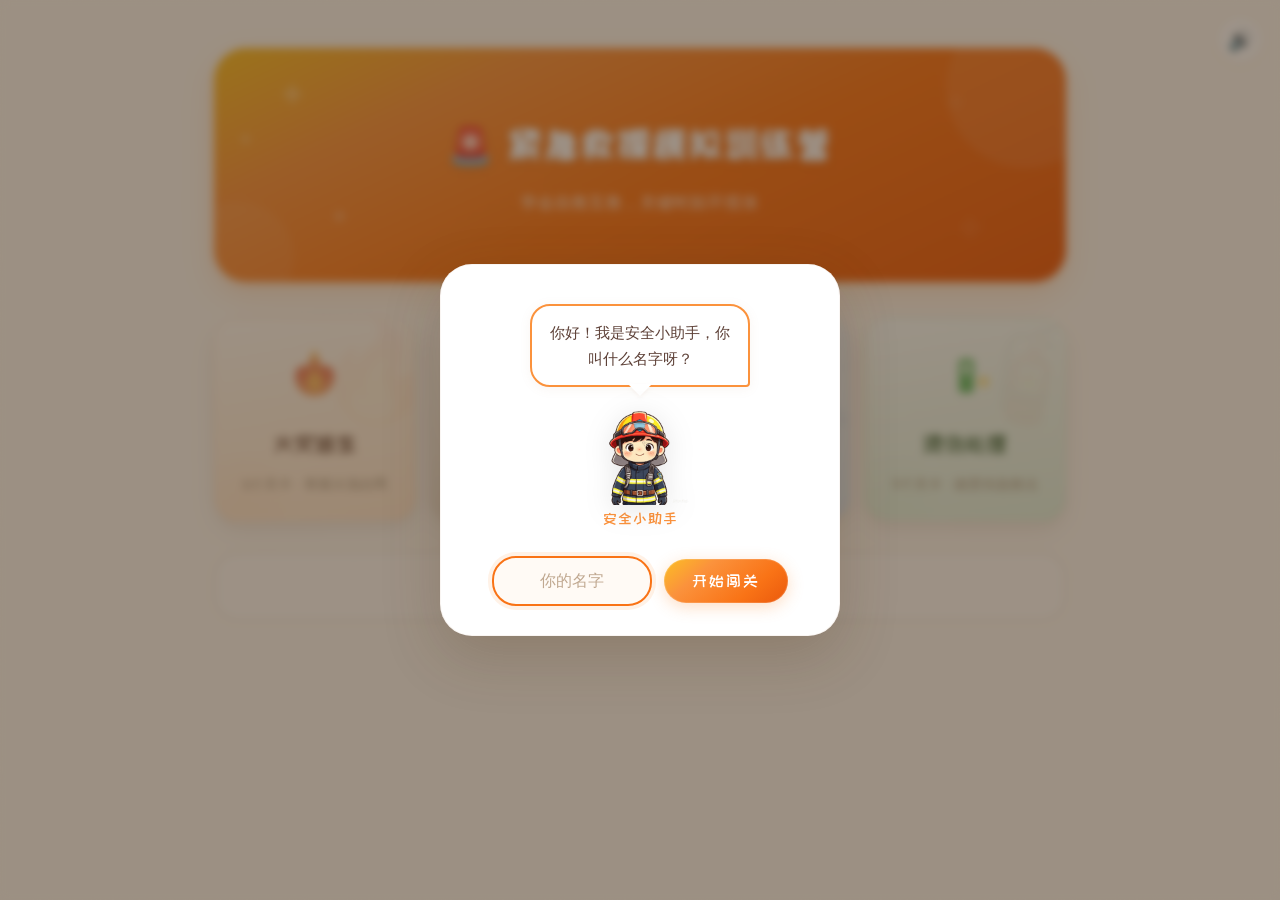
<file: index.html>
<!DOCTYPE html>
<html lang="zh-CN">
<head>
  <meta charset="UTF-8">
  <meta name="viewport" content="width=device-width, initial-scale=1.0">
  <title>紧急救援模拟训练营</title>
  <link rel="stylesheet" href="css/style.css?v=21">
</head>
<body>
  <div class="name-modal-overlay" id="confirmModal" style="display:none">
    <div class="name-modal-card">
      <div class="modal-assistant">
        <div class="modal-assistant-speech" id="confirmMsg">确定要这样做吗？</div>
        <div class="assistant-body">
          <img class="assistant-img" src="安全小助手卡通形象生成 -摇头.png" alt="安全小助手" style="width:100px;height:100px;">
        </div>
        <div class="assistant-name">安全小助手</div>
      </div>
      <div class="name-modal-row">
        <button class="btn btn-secondary" id="confirmCancelBtn">再想想</button>
        <button class="btn btn-primary" id="confirmOkBtn">确定重来</button>
      </div>
    </div>
  </div>

  <div class="name-modal-overlay" id="nameModal">
    <div class="name-modal-card">
      <div class="modal-assistant">
        <div class="modal-assistant-speech">你好！我是安全小助手，你叫什么名字呀？</div>
        <div class="assistant-body">
        <img class="assistant-img" src="安全小助手卡通形象生成 -微笑.png" alt="安全小助手" style="width:100px;height:100px;">
        </div>
        <div class="assistant-name">安全小助手</div>
      </div>
      <div class="name-modal-row">
        <input type="text" id="nameInput" placeholder="你的名字" maxlength="10" autocomplete="off">
        <button class="btn btn-primary" id="nameConfirmBtn">开始闯关</button>
      </div>
    </div>
  </div>

  <div class="home-container">
    <header class="home-header">
      <div class="header-stars">
        <span>✦</span><span>✧</span><span>✦</span><span>✧</span><span>✦</span>
      </div>
      <h1>🚨 紧急救援模拟训练营</h1>
      <p class="subtitle">学会自救互救，关键时刻不慌张</p>
    </header>

    <div class="progress-summary" id="progressSummary">
      <span class="progress-text">🎮 已通关 <strong id="completedCount">0</strong>/4</span>
      <span class="progress-stars" id="totalStars"></span>
    </div>

    <div class="scene-grid" id="sceneGrid">
      <!-- JS动态渲染 -->
    </div>

    <div class="coming-soon">🎉 全部场景已解锁！快来挑战吧～</div>
  </div>

  <script src="js/sound.js?v=21"></script>
  <script src="js/scenarios.js?v=21"></script>
  <script src="js/assistant.js?v=21"></script>
  <script src="js/app.js?v=21"></script>
</body>
</html>
</file>
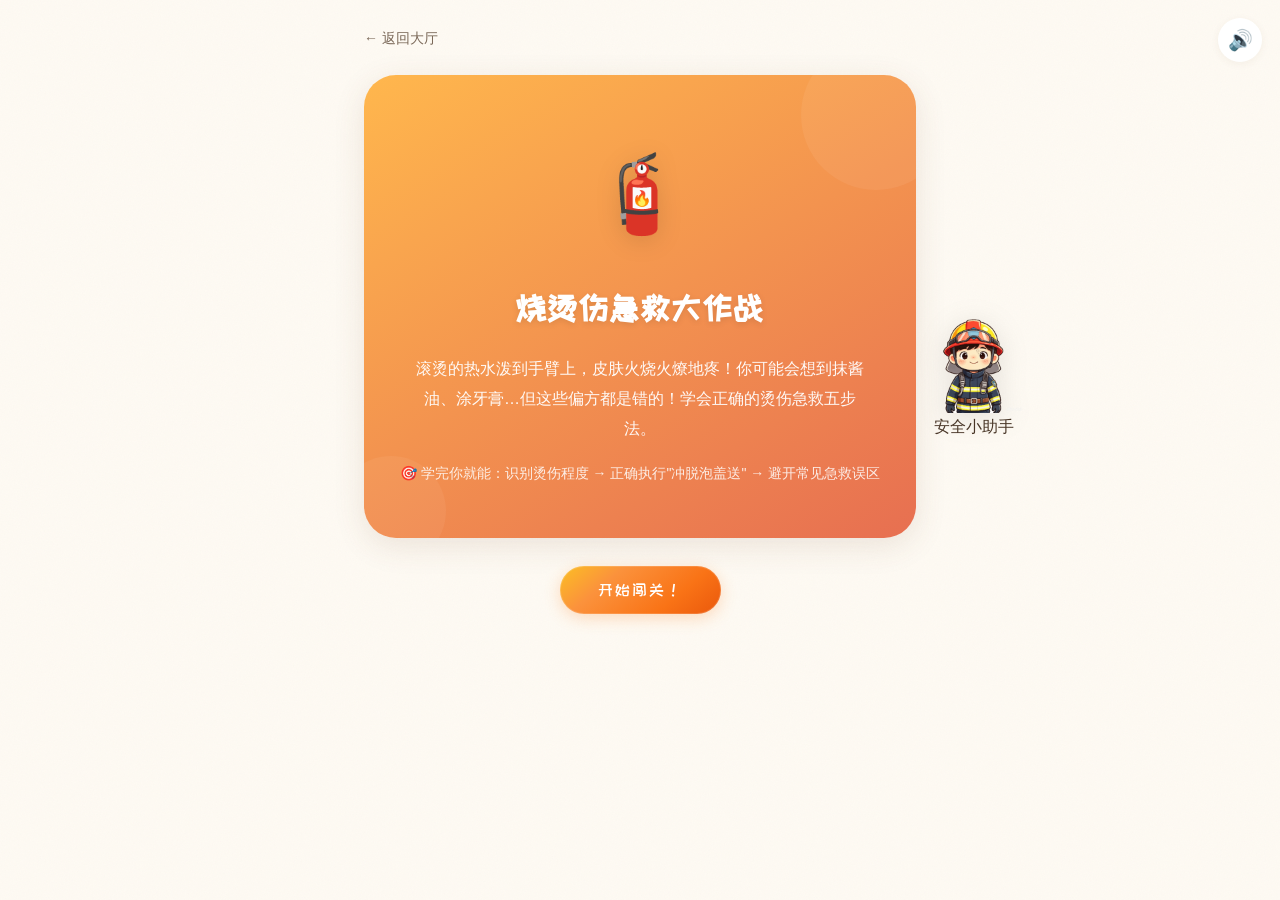
<file: scenes/burn.html>
<!DOCTYPE html>
<html lang="zh-CN">
<head>
  <meta charset="UTF-8">
  <meta name="viewport" content="width=device-width, initial-scale=1.0">
  <title>烫伤处理 - 紧急救援模拟训练营</title>
  <link rel="stylesheet" href="../css/style.css?v=21">
  <style>
    .steam-particle{
      position:absolute;bottom:60px;width:8px;background:rgba(255,255,255,.5);border-radius:4px;
      animation:steamUp 2s ease-out infinite;
    }
    @keyframes steamUp{0%{transform:translateY(0)scaleY(1);opacity:.7}100%{transform:translateY(-100px)scaleY(4);opacity:0}}
    .heat-wave{
      position:absolute;border-radius:50%;
      background:radial-gradient(circle,rgba(255,100,0,.3),transparent);
      animation:heatPulse 1s ease-in-out infinite alternate;
    }
    @keyframes heatPulse{0%{transform:scale(1);opacity:.3}100%{transform:scale(1.3);opacity:.6}}
    .droplet{
      position:absolute;width:6px;height:10px;background:rgba(100,180,255,.7);
      border-radius:50% 50% 50% 50%/30% 30% 70% 70%;animation:dropFall 1s ease-in infinite;
    }
    @keyframes dropFall{0%{transform:translateY(-30px);opacity:0}50%{opacity:1}100%{transform:translateY(60px);opacity:0}}
  </style>
</head>
<body>
  <div class="scene-layout" id="sceneLayout">
    <div class="scene-main">
      <div class="scene-container" id="app">
        <div id="cover">
          <a href="../index.html" class="back-link">← 返回大厅</a>
      <div class="scene-cover" style="background:linear-gradient(150deg,#ffb74d,#e76f51)">
        <span class="cover-icon">🧯</span>
        <h2>烧烫伤急救大作战</h2>
        <p class="cover-desc">滚烫的热水泼到手臂上，皮肤火烧火燎地疼！你可能会想到抹酱油、涂牙膏…但这些偏方都是错的！学会正确的烫伤急救五步法。</p>
        <p class="cover-goal">🎯 学完你就能：识别烫伤程度 → 正确执行"冲脱泡盖送" → 避开常见急救误区</p>
      </div>
      <button class="btn btn-primary btn-center" onclick="window._startGame()">开始闯关！</button>
    </div>
    <div id="game" class="hidden">
      <div class="progress-bar" id="progress"></div>
      <div class="level-area active" id="levelContent"></div>
      <button class="btn btn-primary btn-center" id="nextBtn" onclick="window._nextLevel()" style="visibility:hidden">继续下一关 →</button>
    </div>
    <div id="result" class="hidden"></div>
  </div>

  <script src="../js/sound.js?v=21"></script>
  <script src="../js/scenarios.js?v=21"></script>
  <script src="../js/engine.js?v=21"></script>
  <script src="../js/ai-helper.js?v=21"></script>
  <script src="../js/app.js?v=21"></script>
  <script src="../js/assistant.js?v=21"></script>
  <script src="../js/scene-runner.js?v=21"></script>
  <script>
    initScene('burn', function(sceneId, levelIndex) {
      let html = '<div class="heat-wave" style="top:30%;left:40%;width:80px;height:80px"></div>';
      if (levelIndex === 0 || levelIndex === 1) {
        for (let i = 0; i < 6; i++) {
          html += `<div class="steam-particle" style="left:${35+i*6}%;animation-delay:${i*0.3}s;height:${20+i*5}px"></div>`;
        }
      } else {
        for (let i = 0; i < 8; i++) {
          html += `<div class="droplet" style="left:${25+i*8}%;animation-delay:${i*0.2}s"></div>`;
        }
      }
      return html;
    });
  </script>
    </div>
  </div>
</body>
</html>
</file>
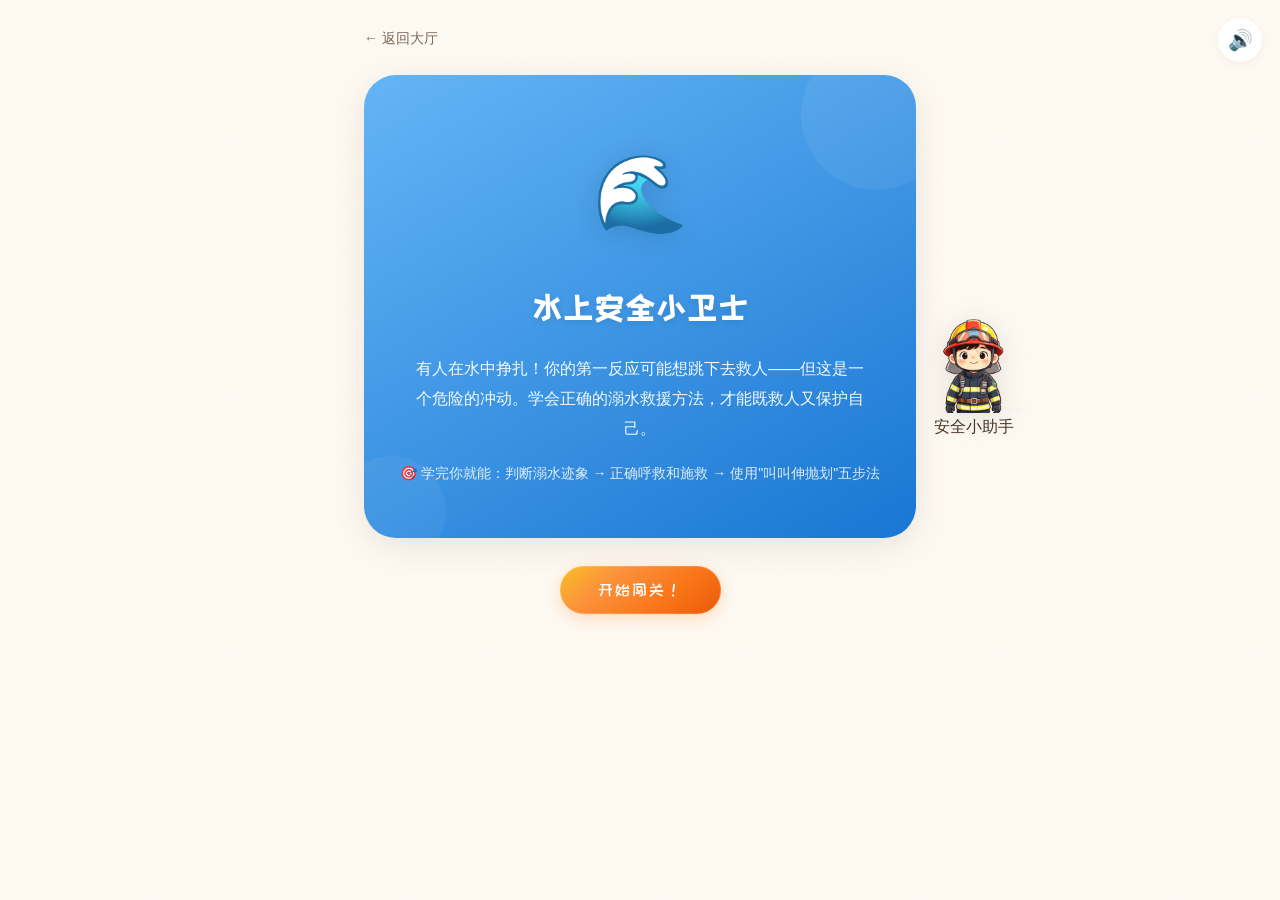
<file: scenes/drowning.html>
<!DOCTYPE html>
<html lang="zh-CN">
<head>
  <meta charset="UTF-8">
  <meta name="viewport" content="width=device-width, initial-scale=1.0">
  <title>溺水救援 - 紧急救援模拟训练营</title>
  <link rel="stylesheet" href="../css/style.css?v=21">
  <style>
    .wave-layer{
      position:absolute;left:0;right:0;bottom:0;height:60%;
      background:repeating-linear-gradient(0deg,transparent,transparent 25px,rgba(255,255,255,.08) 25px,rgba(255,255,255,.08) 26px);
      animation:waveMove 2s ease-in-out infinite;
    }
    @keyframes waveMove{0%,100%{transform:translateY(0)}50%{transform:translateY(-12px)}}
    .floating-person{animation:bobFloat 1.5s ease-in-out infinite;display:inline-block}
    @keyframes bobFloat{0%,100%{transform:translateY(0)}50%{transform:translateY(-18px)}}
    .splash{position:absolute;width:6px;height:6px;background:rgba(255,255,255,.7);border-radius:50%;animation:splashUp .8s ease-out infinite}
    @keyframes splashUp{0%{transform:translateY(0)scale(1);opacity:.8}100%{transform:translateY(-40px)scale(0);opacity:0}}
    .ripple{position:absolute;border:2px solid rgba(255,255,255,.3);border-radius:50%;animation:rippleOut 1.5s ease-out infinite}
    @keyframes rippleOut{0%{width:10px;height:10px;opacity:.6}100%{width:100px;height:100px;opacity:0}}
  </style>
</head>
<body>
  <div class="scene-layout" id="sceneLayout">
    <div class="scene-main">
      <div class="scene-container" id="app">
        <div id="cover">
          <a href="../index.html" class="back-link">← 返回大厅</a>
      <div class="scene-cover" style="background:linear-gradient(150deg,#64b5f6,#1976d2)">
        <span class="cover-icon">🌊</span>
        <h2>水上安全小卫士</h2>
        <p class="cover-desc">有人在水中挣扎！你的第一反应可能想跳下去救人——但这是一个危险的冲动。学会正确的溺水救援方法，才能既救人又保护自己。</p>
        <p class="cover-goal">🎯 学完你就能：判断溺水迹象 → 正确呼救和施救 → 使用"叫叫伸抛划"五步法</p>
      </div>
      <button class="btn btn-primary btn-center" onclick="window._startGame()">开始闯关！</button>
    </div>
    <div id="game" class="hidden">
      <div class="progress-bar" id="progress"></div>
      <div class="level-area active" id="levelContent"></div>
      <button class="btn btn-primary btn-center" id="nextBtn" onclick="window._nextLevel()" style="visibility:hidden">继续下一关 →</button>
    </div>
    <div id="result" class="hidden"></div>
  </div>

  <script src="../js/sound.js?v=21"></script>
  <script src="../js/scenarios.js?v=21"></script>
  <script src="../js/engine.js?v=21"></script>
  <script src="../js/ai-helper.js?v=21"></script>
  <script src="../js/app.js?v=21"></script>
  <script src="../js/assistant.js?v=21"></script>
  <script src="../js/scene-runner.js?v=21"></script>
  <script>
    initScene('drowning', function(sceneId, levelIndex) {
      return `
        <div class="wave-layer"></div>
        <div class="ripple" style="top:40%;left:30%"></div>
        <div class="ripple" style="top:45%;left:35%;animation-delay:.5s"></div>
        <div class="splash" style="top:42%;left:33%"></div>
        <div class="splash" style="top:44%;left:36%;animation-delay:.3s"></div>
        <div class="splash" style="top:40%;left:30%;animation-delay:.6s"></div>`;
    });
  </script>
    </div>
  </div>
</body>
</html>
</file>
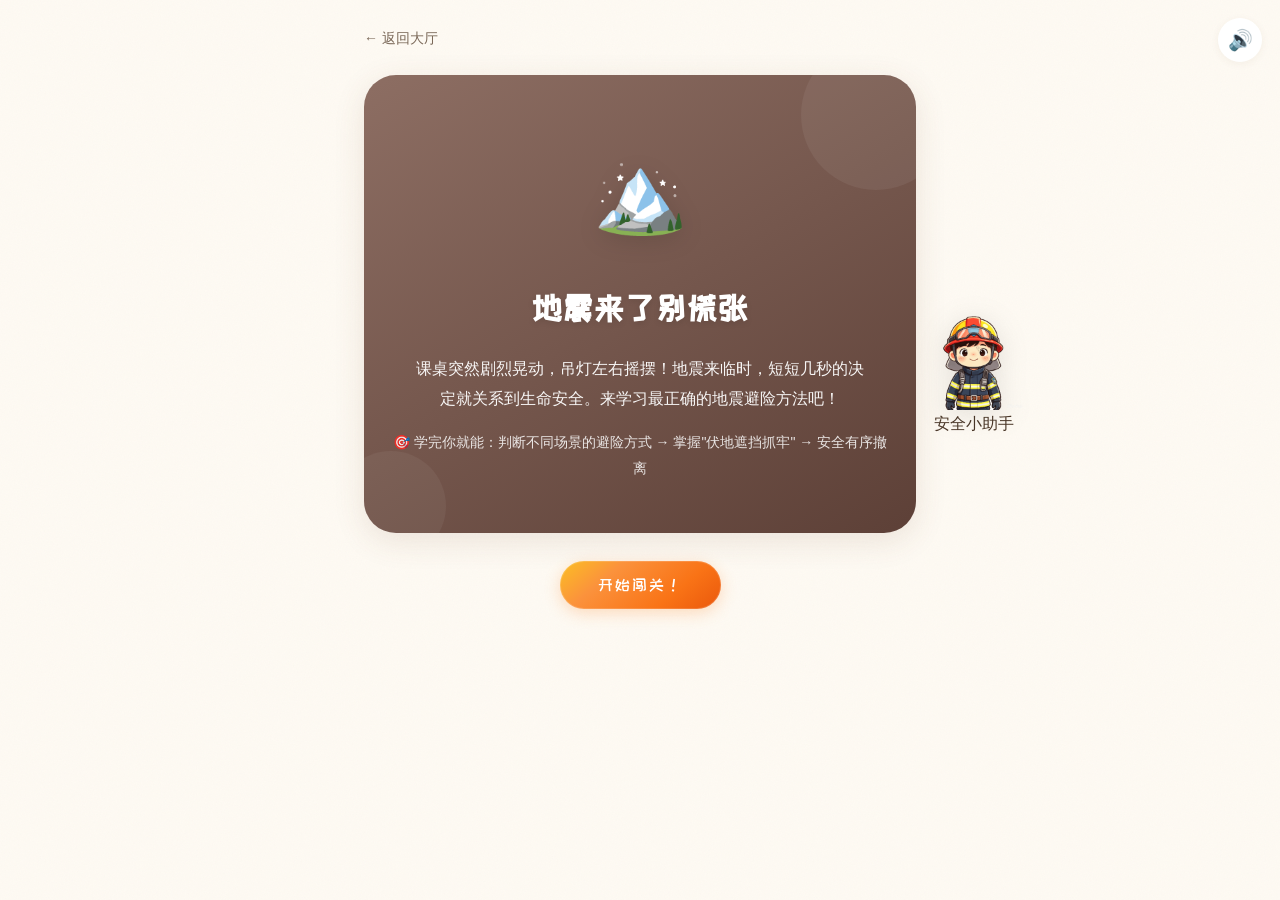
<file: scenes/earthquake.html>
<!DOCTYPE html>
<html lang="zh-CN">
<head>
  <meta charset="UTF-8">
  <meta name="viewport" content="width=device-width, initial-scale=1.0">
  <title>地震避险 - 紧急救援模拟训练营</title>
  <link rel="stylesheet" href="../css/style.css?v=21">
  <style>
    .shake-scene { animation: sceneShake 0.6s ease-in-out infinite; }
    @keyframes sceneShake {
      0%,100%{transform:translateX(0)rotate(0deg)}
      10%{transform:translateX(-8px)rotate(-1.5deg)}
      20%{transform:translateX(8px)rotate(1deg)}
      30%{transform:translateX(-6px)rotate(-1deg)}
      40%{transform:translateX(6px)rotate(.8deg)}
      50%{transform:translateX(-4px)rotate(-.5deg)}
      60%{transform:translateX(4px)rotate(.5deg)}
      70%{transform:translateX(-2px)rotate(-.3deg)}
      80%{transform:translateX(2px)}
      90%{transform:translateX(-1px)}
    }
    .falling-item{position:absolute;animation:itemFall 1s ease-in infinite;font-size:20px}
    @keyframes itemFall{0%{transform:translateY(-30px)rotate(0deg);opacity:0}30%{opacity:1}100%{transform:translateY(120px)rotate(180deg);opacity:0}}
    .crack-line{position:absolute;background:rgba(0,0,0,.3);animation:crackGrow 1.5s ease-in-out infinite alternate}
    @keyframes crackGrow{0%{width:10px;opacity:.2}100%{width:80px;opacity:.6}}
  </style>
</head>
<body>
  <div class="scene-layout" id="sceneLayout">
    <div class="scene-main">
      <div class="scene-container" id="app">
        <div id="cover">
          <a href="../index.html" class="back-link">← 返回大厅</a>
      <div class="scene-cover" style="background:linear-gradient(150deg,#8d6e63,#5d4037)">
        <span class="cover-icon">🏔️</span>
        <h2>地震来了别慌张</h2>
        <p class="cover-desc">课桌突然剧烈晃动，吊灯左右摇摆！地震来临时，短短几秒的决定就关系到生命安全。来学习最正确的地震避险方法吧！</p>
        <p class="cover-goal">🎯 学完你就能：判断不同场景的避险方式 → 掌握"伏地遮挡抓牢" → 安全有序撤离</p>
      </div>
      <button class="btn btn-primary btn-center" onclick="window._startGame()">开始闯关！</button>
    </div>
    <div id="game" class="hidden">
      <div class="progress-bar" id="progress"></div>
      <div class="level-area active" id="levelContent"></div>
      <button class="btn btn-primary btn-center" id="nextBtn" onclick="window._nextLevel()" style="visibility:hidden">继续下一关 →</button>
    </div>
    <div id="result" class="hidden"></div>
  </div>

  <script src="../js/sound.js?v=21"></script>
  <script src="../js/scenarios.js?v=21"></script>
  <script src="../js/engine.js?v=21"></script>
  <script src="../js/ai-helper.js?v=21"></script>
  <script src="../js/app.js?v=21"></script>
  <script src="../js/assistant.js?v=21"></script>
  <script src="../js/scene-runner.js?v=21"></script>
  <script>
    initScene('earthquake', function(sceneId, levelIndex) {
      const items = ['📚','📎','✏️','🖼️','🧸'];
      let html = '<div style="position:absolute;inset:0;overflow:hidden">';
      items.forEach((item, i) => {
        html += `<span class="falling-item" style="left:${15+i*18}%;animation-delay:${i*0.2}s">${item}</span>`;
      });
      html += '<div class="crack-line" style="top:50%;left:30%;height:3px"></div>';
      html += '<div class="crack-line" style="top:45%;left:50%;height:2px;animation-delay:.3s"></div>';
      html += '</div>';
      return html;
    });
  </script>
    </div>
  </div>
</body>
</html>
</file>
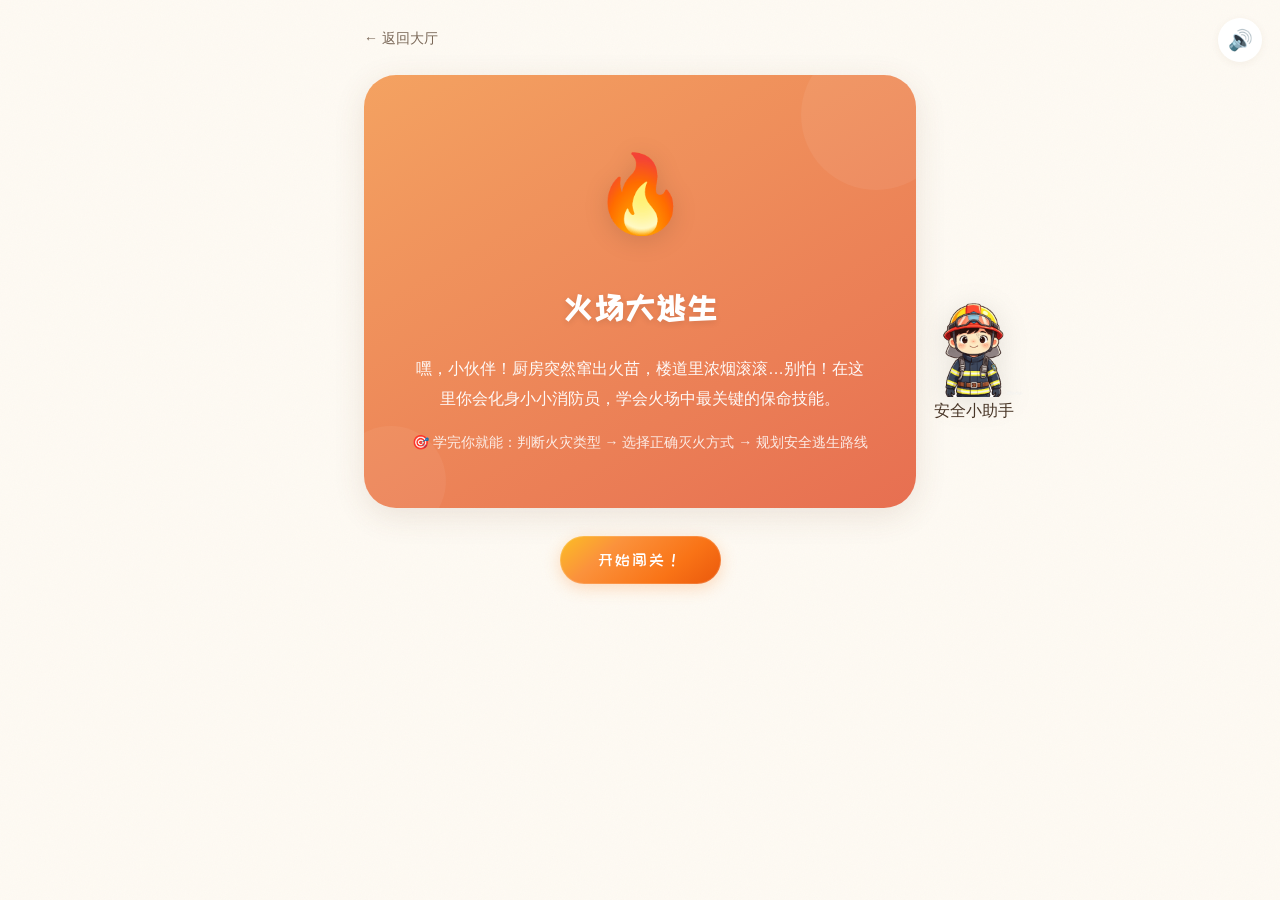
<file: scenes/fire.html>
<!DOCTYPE html>
<html lang="zh-CN">
<head>
  <meta charset="UTF-8">
  <meta name="viewport" content="width=device-width, initial-scale=1.0">
  <title>火灾逃生 - 紧急救援模拟训练营</title>
  <link rel="stylesheet" href="../css/style.css?v=21">
  <style>
    .fire-bg { position: relative; overflow: hidden; }
    .flame {
      position: absolute; bottom: 0; border-radius: 50% 50% 20% 20%;
      animation: flameFlicker 0.4s ease-in-out infinite alternate;
    }
    .flame-1 { left:25%;width:60px;height:90px;background:radial-gradient(ellipse at center,#ffeb3b,#ff6b35 40%,#d32f2f 70%,transparent); }
    .flame-2 { left:40%;width:40px;height:70px;background:radial-gradient(ellipse at center,#fff,#ff9800 30%,#ff6b35 60%,transparent);animation-delay:.1s }
    .flame-3 { left:55%;width:50px;height:85px;background:radial-gradient(ellipse at center,#ffeb3b,#ff4500 50%,transparent);animation-delay:.2s }
    .flame-4 { left:65%;width:35px;height:60px;background:radial-gradient(ellipse at center,#ff9800,#d32f2f 50%,transparent);animation-delay:.15s }
    .flame-5 { left:35%;width:30px;height:55px;background:radial-gradient(ellipse at center,#ffeb3b,#ff4500 60%,transparent);animation-delay:.25s }
    @keyframes flameFlicker {
      0%{transform:scaleY(1)scaleX(1)translateY(0);opacity:.9}
      50%{transform:scaleY(1.15)scaleX(.85)translateY(-5px);opacity:1}
      100%{transform:scaleY(.95)scaleX(1.1)translateY(0);opacity:.85}
    }
    .smoke-particle {
      position:absolute;bottom:80px;background:rgba(120,120,120,.4);border-radius:50%;
      animation:smokeRise 3s ease-out infinite;
    }
    .smoke-1{left:30%;width:20px;height:20px}.smoke-2{left:45%;width:25px;height:25px;animation-delay:.8s}
    .smoke-3{left:55%;width:18px;height:18px;animation-delay:1.6s}.smoke-4{left:40%;width:22px;height:22px;animation-delay:2.2s}
    @keyframes smokeRise {
      0%{transform:translateY(0)scale(1);opacity:.5}
      100%{transform:translateY(-120px)scale(3);opacity:0}
    }
    .fog-layer{
      position:absolute;top:0;left:0;right:0;height:50%;
      background:linear-gradient(180deg,rgba(100,100,100,.7),rgba(100,100,100,.1));
      animation:fogPulse 2s ease-in-out infinite;
    }
    @keyframes fogPulse{0%,100%{opacity:.6}50%{opacity:.85}}
    @keyframes alertGlow{0%{box-shadow:0 0 10px rgba(255,0,0,.3)}100%{box-shadow:0 0 40px rgba(255,0,0,.8)}}
  </style>
</head>
<body>
  <div class="scene-layout" id="sceneLayout">
    <div class="scene-main">
      <div class="scene-container" id="app">
        <div id="cover">
          <a href="../index.html" class="back-link">← 返回大厅</a>
      <div class="scene-cover" style="background:linear-gradient(150deg,#f4a261,#e76f51)">
        <span class="cover-icon">🔥</span>
        <h2>火场大逃生</h2>
        <p class="cover-desc">嘿，小伙伴！厨房突然窜出火苗，楼道里浓烟滚滚…别怕！在这里你会化身小小消防员，学会火场中最关键的保命技能。</p>
        <p class="cover-goal">🎯 学完你就能：判断火灾类型 → 选择正确灭火方式 → 规划安全逃生路线</p>
      </div>
      <button class="btn btn-primary btn-center" onclick="window._startGame()">开始闯关！</button>
    </div>
    <div id="game" class="hidden">
      <div class="progress-bar" id="progress"></div>
      <div class="level-area active" id="levelContent"></div>
      <button class="btn btn-primary btn-center" id="nextBtn" onclick="window._nextLevel()" style="visibility:hidden">继续下一关 →</button>
    </div>
    <div id="result" class="hidden"></div>
  </div>

  <script src="../js/sound.js?v=21"></script>
  <script src="../js/scenarios.js?v=21"></script>
  <script src="../js/engine.js?v=21"></script>
  <script src="../js/ai-helper.js?v=21"></script>
  <script src="../js/app.js?v=21"></script>
  <script src="../js/assistant.js?v=21"></script>
  <script src="../js/scene-runner.js?v=21"></script>
  <script>
    initScene('fire', function(sceneId, levelIndex) {
      if (levelIndex === 0) {
        return `
          <div class="flame flame-1"></div><div class="flame flame-2"></div>
          <div class="flame flame-3"></div><div class="flame flame-4"></div><div class="flame flame-5"></div>
          <div class="smoke-particle smoke-1"></div><div class="smoke-particle smoke-2"></div>
          <div class="smoke-particle smoke-3"></div><div class="smoke-particle smoke-4"></div>`;
      } else if (levelIndex === 1) {
        return '<div class="fog-layer"></div>';
      } else if (levelIndex === 4) {
        return '<div style="position:absolute;bottom:0;left:20%;right:20%;height:30%;background:linear-gradient(0deg,rgba(80,80,80,.7),transparent);animation:fogPulse 1.5s ease-in-out infinite"></div><div class="fog-layer" style="height:30%"></div>';
      } else {
        return '<div style="position:absolute;inset:0;animation:alertGlow .8s ease-in-out infinite alternate"></div>';
      }
    });
  </script>
    </div>
  </div>
</body>
</html>
</file>
<file: css/style.css>
/* ===== 紧急救援模拟训练营 — 绘本探险记 ===== */
@import url('https://fonts.googleapis.com/css2?family=ZCOOL+KuaiLe&display=swap');

/* ===== CSS变量 ===== */
:root {
  --amber: #f59e0b;
  --honey: #fbbf24;
  --peach: #fb923c;
  --coral: #f97316;
  --rose: #f43f5e;
  --bark: #5c3d2e;
  --chocolate: #6b4226;
  --cream: #fffbf0;
  --paper: #fffef8;
  --wheat: #fef3c7;
  --golden: #fde68a;

  --primary: #fb923c;
  --primary-dark: #f97316;
  --primary-light: #fff7ed;
  --bg: #fefaf3;
  --card-bg: #ffffff;
  --text: #4a3728;
  --text-light: #7a6858;
  --text-lighter: #a89880;
  --success: #86d46b;
  --danger: #f4a0a0;
  --warning: #ffb74d;
  --info: #60a5fa;

  --shadow-xs: 0 1px 4px rgba(107,66,38,0.04);
  --shadow-sm: 0 2px 8px rgba(107,66,38,0.06);
  --shadow: 0 4px 20px rgba(107,66,38,0.08);
  --shadow-lg: 0 8px 32px rgba(107,66,38,0.12);
  --shadow-xl: 0 16px 48px rgba(107,66,38,0.16);
  --shadow-card: 0 2px 4px rgba(107,66,38,0.03), 0 6px 16px rgba(107,66,38,0.06), 0 12px 32px rgba(107,66,38,0.05);

  --radius: 24px;
  --radius-sm: 16px;
  --radius-xs: 12px;
  --font-display: 'ZCOOL KuaiLe', 'PingFang SC', 'Microsoft YaHei', sans-serif;
  --font-body: 'PingFang SC', 'Microsoft YaHei', -apple-system, sans-serif;
  --font-xl: 28px;
  --font-lg: 20px;
  --font-md: 16px;
  --font-sm: 14px;
}

/* ===== 全局重置 ===== */
* { margin: 0; padding: 0; box-sizing: border-box; }

body {
  font-family: var(--font-body);
  background: var(--bg);
  color: var(--text);
  line-height: 1.8;
  min-height: 100vh;
  position: relative;
}

/* 确保 emoji 在老系统上也能渲染 */
.scene-emoji,
.cover-icon,
.option-icon,
.result-badge,
.progress-stars,
.badge-tag,
.home-header h1,
.coming-soon {
  font-family: "Apple Color Emoji", "Segoe UI Emoji", "Noto Color Emoji", var(--font-display);
}

/* 纸纹纹理 */
body::before {
  content: '';
  position: fixed;
  inset: 0;
  pointer-events: none;
  z-index: 0;
  opacity: 0.028;
  background-image: url("data:image/svg+xml,%3Csvg viewBox='0 0 256 256' xmlns='http://www.w3.org/2000/svg'%3E%3Cfilter id='n'%3E%3CfeTurbulence type='fractalNoise' baseFrequency='0.75' numOctaves='4' stitchTiles='stitch'/%3E%3C/filter%3E%3Crect width='100%25' height='100%25' filter='url(%23n)'/%3E%3C/svg%3E");
  background-repeat: repeat;
  background-size: 256px 256px;
}

/* 页面容器需要相对定位以显示在纹理上方 */
.home-container,
.scene-container,
.name-modal-overlay {
  position: relative;
  z-index: 1;
}

a { text-decoration: none; color: inherit; }

/* ===== 首页大厅 ===== */
.home-container {
  max-width: 900px;
  margin: 0 auto;
  padding: 48px 24px 64px;
}

/* ===== 头部横幅 ===== */
.home-header {
  text-align: center;
  padding: 64px 32px;
  background: linear-gradient(155deg, #fbbf24 0%, #fb923c 25%, #f97316 55%, #ea580c 100%);
  border-radius: 32px;
  color: white;
  margin-bottom: 36px;
  box-shadow:
    0 4px 8px rgba(251,146,60,0.15),
    0 12px 32px rgba(251,146,60,0.2),
    0 0 0 1px rgba(255,255,255,0.12) inset;
  position: relative;
  overflow: hidden;
}

/* 装饰光斑 */
.home-header::before {
  content: '';
  position: absolute;
  top: -40px; right: -40px;
  width: 160px; height: 160px;
  border-radius: 50%;
  background: rgba(255,255,255,0.08);
}

.home-header::after {
  content: '';
  position: absolute;
  bottom: -30px; left: -30px;
  width: 110px; height: 110px;
  border-radius: 50%;
  background: rgba(255,255,255,0.06);
}

/* 装饰星星 */
.header-stars {
  position: absolute;
  inset: 0;
  pointer-events: none;
  z-index: 0;
}

.header-stars span {
  position: absolute;
  color: rgba(255,255,255,0.25);
  font-size: 18px;
  animation: starTwinkle 2s ease-in-out infinite;
}

.header-stars span:nth-child(1) { top: 12%; left: 8%; animation-delay: 0s; font-size: 22px; }
.header-stars span:nth-child(2) { top: 18%; right: 12%; animation-delay: 0.5s; font-size: 16px; }
.header-stars span:nth-child(3) { bottom: 22%; left: 14%; animation-delay: 1s; font-size: 14px; }
.header-stars span:nth-child(4) { bottom: 15%; right: 10%; animation-delay: 0.3s; font-size: 20px; }
.header-stars span:nth-child(5) { top: 35%; left: 3%; animation-delay: 0.8s; font-size: 12px; }

@keyframes starTwinkle {
  0%, 100% { opacity: 0.25; transform: scale(1) rotate(0deg); }
  50% { opacity: 0.55; transform: scale(1.2) rotate(15deg); }
}

.home-header h1 {
  font-family: var(--font-display);
  font-size: 36px;
  margin-bottom: 12px;
  position: relative;
  z-index: 1;
  letter-spacing: 3px;
  text-shadow: 0 2px 8px rgba(0,0,0,0.12);
}

.home-header .subtitle {
  font-size: var(--font-md);
  opacity: 0.93;
  position: relative;
  z-index: 1;
  letter-spacing: 1px;
}

/* ===== 进度总览 ===== */
.progress-summary {
  display: none;
  align-items: center;
  justify-content: center;
  gap: 16px;
  background: var(--card-bg);
  border-radius: 20px;
  padding: 20px 28px;
  margin-bottom: 28px;
  box-shadow: var(--shadow-sm);
  font-size: var(--font-md);
  flex-wrap: wrap;
  border: 1px solid rgba(180,130,90,0.08);
}

.progress-summary .progress-text {
  font-weight: 600;
  color: var(--text);
}

.progress-summary .progress-text strong {
  color: var(--coral);
  font-size: var(--font-lg);
}

.progress-stars {
  font-size: 20px;
  letter-spacing: 3px;
}

/* ===== 场景卡片网格 ===== */
.scene-grid {
  display: grid;
  grid-template-columns: repeat(4, 1fr);
  gap: 16px;
  margin-bottom: 32px;
}

.scene-card {
  display: block;
  border-radius: 24px;
  padding: 28px 12px 22px;
  text-align: center;
  box-shadow: var(--shadow-card);
  border: 1.5px solid rgba(180,130,90,0.08);
  transition: transform 0.3s cubic-bezier(0.34, 1.56, 0.64, 1), box-shadow 0.3s ease, border-color 0.3s ease;
  cursor: pointer;
  position: relative;
  overflow: hidden;
}

/* 纸叠效果 - 微旋转差异 */
.scene-card:nth-child(1) { transform: rotate(-0.5deg); }
.scene-card:nth-child(2) { transform: rotate(0.3deg); }
.scene-card:nth-child(3) { transform: rotate(-0.2deg); }
.scene-card:nth-child(4) { transform: rotate(0.4deg); }

.scene-card:hover {
  transform: translateY(-8px) rotate(0deg) !important;
  box-shadow: var(--shadow-xl);
  border-color: rgba(251,146,60,0.2);
}

/* 卡片装饰水印 */
.scene-card::before {
  content: '';
  position: absolute;
  top: -32px; right: -24px;
  font-size: 96px;
  opacity: 0.045;
  transform: rotate(10deg);
}

.scene-card::after {
  content: '';
  position: absolute;
  bottom: -24px; left: -18px;
  width: 90px; height: 90px;
  border-radius: 50%;
  opacity: 0.4;
}

/* 各场景卡片配色 */
.scene-card.card-fire {
  background: linear-gradient(170deg, #fffbf5 0%, #fff3e4 40%, #ffe8d0 100%);
  border-color: rgba(251,146,60,0.14);
}
.scene-card.card-fire::before { content: '🔥'; }
.scene-card.card-fire::after { background: radial-gradient(circle, rgba(251,146,60,0.1), transparent); }

.scene-card.card-earthquake {
  background: linear-gradient(170deg, #fffbf7 0%, #f5f0e8 40%, #ebe2d5 100%);
  border-color: rgba(141,110,99,0.14);
}
.scene-card.card-earthquake::before { content: '🏔️'; }
.scene-card.card-earthquake::after { background: radial-gradient(circle, rgba(141,110,99,0.08), transparent); }

.scene-card.card-drowning {
  background: linear-gradient(170deg, #fbfcfe 0%, #ecf5fc 40%, #dcecf8 100%);
  border-color: rgba(96,165,250,0.14);
}
.scene-card.card-drowning::before { content: '🌊'; }
.scene-card.card-drowning::after { background: radial-gradient(circle, rgba(96,165,250,0.08), transparent); }

.scene-card.card-burn {
  background: linear-gradient(170deg, #fbfefb 0%, #eff8ee 40%, #e1f1e0 100%);
  border-color: rgba(132,196,107,0.16);
}
.scene-card.card-burn::before { content: '🧯'; }
.scene-card.card-burn::after { background: radial-gradient(circle, rgba(132,196,107,0.08), transparent); }

.scene-card .card-icon-svg {
  display: block;
  margin: 0 auto 12px;
  position: relative;
  z-index: 1;
  transition: transform 0.3s ease;
}

.scene-card .card-icon-svg svg {
  width: 56px;
  height: 56px;
}

.scene-card:hover .card-icon-svg {
  transform: scale(1.08);
}

.scene-name {
  font-family: var(--font-display);
  font-size: 22px;
  font-weight: 400;
  margin-bottom: 8px;
  position: relative;
  z-index: 1;
  letter-spacing: 1px;
}

.scene-card.card-fire .scene-name { color: #5c3d2e; }
.scene-card.card-earthquake .scene-name { color: #5d4037; }
.scene-card.card-drowning .scene-name { color: #1e5170; }
.scene-card.card-burn .scene-name { color: #3a633a; }

.scene-desc {
  font-size: var(--font-sm);
  color: var(--text-lighter);
  position: relative;
  z-index: 1;
}

.coming-soon {
  text-align: center;
  padding: 20px;
  border: 2px dashed #e8ddd0;
  border-radius: var(--radius);
  color: var(--text-lighter);
  font-size: var(--font-sm);
  background: rgba(255,255,255,0.4);
}

/* ===== 场景页通用 ===== */
.scene-container {
  max-width: 600px;
  margin: 0 auto;
  padding: 24px;
  min-height: 100vh;
}

/* 场景封面 */
.scene-cover {
  text-align: center;
  padding: 52px 24px;
  border-radius: 32px;
  margin-bottom: 28px;
  color: white;
  box-shadow: var(--shadow-lg);
  position: relative;
  overflow: hidden;
}

.scene-cover::before {
  content: '';
  position: absolute;
  top: -35px; right: -35px;
  width: 150px; height: 150px;
  border-radius: 50%;
  background: rgba(255,255,255,0.06);
}

.scene-cover::after {
  content: '';
  position: absolute;
  bottom: -28px; left: -28px;
  width: 110px; height: 110px;
  border-radius: 50%;
  background: rgba(255,255,255,0.05);
}

.scene-cover .cover-icon {
  font-size: 76px;
  margin-bottom: 16px;
  display: block;
  position: relative;
  z-index: 1;
  filter: drop-shadow(0 4px 12px rgba(0,0,0,0.12));
  animation: coverFloat 3s ease-in-out infinite;
}

@keyframes coverFloat {
  0%, 100% { transform: translateY(0); }
  50% { transform: translateY(-8px); }
}

.scene-cover h2 {
  font-family: var(--font-display);
  font-size: 32px;
  margin-bottom: 16px;
  position: relative;
  z-index: 1;
  letter-spacing: 2px;
  text-shadow: 0 2px 6px rgba(0,0,0,0.1);
}

.scene-cover .cover-desc {
  font-size: var(--font-md);
  opacity: 0.95;
  line-height: 1.9;
  max-width: 460px;
  margin: 0 auto;
  position: relative;
  z-index: 1;
}

.scene-cover .cover-goal {
  font-size: var(--font-sm);
  margin-top: 16px;
  opacity: 0.85;
  position: relative;
  z-index: 1;
}

/* ===== 关卡区域 ===== */
.level-area {
  opacity: 0;
  transform: translateY(24px);
  transition: opacity 0.45s ease, transform 0.45s cubic-bezier(0.34, 1.56, 0.64, 1);
}

.level-area.active {
  opacity: 1;
  transform: translateY(0);
}

/* 场景插图区 */
.scene-illustration {
  border-radius: 24px;
  padding: 24px 20px;
  text-align: center;
  margin-bottom: 16px;
  position: relative;
  overflow: hidden;
  min-height: 150px;
  display: flex;
  flex-direction: column;
  align-items: center;
  justify-content: center;
  box-shadow: 0 6px 28px rgba(0,0,0,0.1), 0 0 0 1px rgba(0,0,0,0.03) inset;
}

.scene-illustration .scene-emoji {
  font-size: 52px;
  animation-duration: 0.6s;
  animation-iteration-count: infinite;
  animation-direction: alternate;
  animation-timing-function: ease-in-out;
  filter: drop-shadow(0 4px 12px rgba(0,0,0,0.12));
}

.scene-illustration .scene-title {
  font-family: var(--font-display);
  font-size: 24px;
  font-weight: 400;
  margin-top: 8px;
  letter-spacing: 2px;
}

.scene-illustration .scene-context {
  font-size: var(--font-md);
  margin-top: 6px;
  opacity: 0.88;
  max-width: 420px;
}

/* 问题 */
.level-question {
  font-family: var(--font-display);
  font-size: 20px;
  text-align: center;
  margin: 14px 0;
  line-height: 1.7;
  color: var(--chocolate);
  letter-spacing: 1px;
}

/* ===== 选项网格 ===== */
.options-grid {
  display: grid;
  grid-template-columns: repeat(4, 1fr);
  gap: 12px;
  margin-bottom: 20px;
}

.option-btn {
  background: var(--card-bg);
  border: 2.5px solid #ede4d5;
  border-radius: 20px;
  padding: 14px 8px;
  text-align: center;
  font-size: var(--font-md);
  font-weight: 600;
  cursor: pointer;
  transition: all 0.2s ease;
  display: flex;
  flex-direction: column;
  align-items: center;
  gap: 8px;
  box-shadow: var(--shadow-xs);
  position: relative;
}

.option-btn::after {
  content: '';
  position: absolute;
  inset: 0;
  border-radius: 18px;
  background: transparent;
  transition: background 0.2s;
  pointer-events: none;
}

.option-btn:hover {
  border-color: var(--peach);
  background: #fffaf5;
  box-shadow: var(--shadow-sm);
  transform: translateY(-2px);
}

.option-btn:active {
  transform: translateY(0) scale(0.97);
}

.option-btn .option-icon {
  font-size: 34px;
  transition: transform 0.2s ease;
}

.option-btn:hover .option-icon {
  transform: scale(1.1);
}

.option-btn.selected {
  border-color: var(--success);
  background: #f0faf2;
  box-shadow: 0 0 0 3px rgba(134,212,107,0.15);
}

.option-btn.selected::after {
  background: rgba(134,212,107,0.06);
}

.option-btn.wrong {
  border-color: var(--danger);
  background: #fef5f5;
  opacity: 0.45;
  cursor: not-allowed;
  pointer-events: none;
}

/* ===== 按钮 ===== */
.btn {
  display: inline-block;
  padding: 16px 38px;
  border: none;
  border-radius: 28px;
  font-family: var(--font-display);
  font-size: var(--font-md);
  font-weight: 400;
  cursor: pointer;
  transition: all 0.25s ease;
  letter-spacing: 2px;
  position: relative;
}

.btn-primary {
  background: linear-gradient(140deg, #fbbf24 0%, #fb923c 30%, #f97316 70%, #ea580c 100%);
  color: white;
  box-shadow:
    0 4px 16px rgba(251,146,60,0.3),
    0 0 0 1px rgba(255,255,255,0.15) inset;
}

.btn-primary:hover {
  transform: scale(1.05);
  box-shadow:
    0 6px 24px rgba(251,146,60,0.4),
    0 0 0 1px rgba(255,255,255,0.2) inset;
}

.btn-primary:active {
  transform: scale(0.97);
}

.btn-secondary {
  background: white;
  color: var(--coral);
  border: 2.5px solid var(--peach);
  box-shadow: var(--shadow-xs);
}

.btn-secondary:hover {
  background: var(--primary-light);
  border-color: var(--coral);
  box-shadow: var(--shadow-sm);
}

.btn:disabled {
  opacity: 0.45;
  cursor: not-allowed;
  pointer-events: none;
}

.btn-center {
  display: block;
  margin: 16px auto;
  text-align: center;
}

/* ===== AI对话气泡 ===== */
.ai-bubble {
  display: none;
  align-items: flex-start;
  gap: 12px;
  background: #faf7f2;
  border-radius: var(--radius-sm);
  padding: 18px;
  margin-bottom: 20px;
  border: 1px solid rgba(180,130,90,0.06);
}

.ai-bubble.show { display: flex; }

.ai-bubble .ai-avatar {
  width: 44px;
  height: 44px;
  background: linear-gradient(135deg, #fbbf24, #fb923c);
  border-radius: 50%;
  display: flex;
  align-items: center;
  justify-content: center;
  font-size: 22px;
  flex-shrink: 0;
  box-shadow: 0 2px 8px rgba(251,146,60,0.2);
}

.ai-bubble .ai-text {
  font-size: var(--font-md);
  line-height: 1.8;
}

/* ===== 通关结果页 ===== */
.result-page {
  text-align: center;
  padding: 40px 24px 20px;
}

/* 总结页底部按钮：粘性固定在视口底部，滚动查看内容时始终可见 */
.result-actions {
  position: sticky;
  bottom: 0;
  display: flex;
  gap: 12px;
  justify-content: center;
  flex-wrap: wrap;
  padding: 16px 0;
  margin-top: 20px;
  background: linear-gradient(to top, rgba(255,255,255,0.97) 60%, rgba(255,255,255,0.7) 85%, rgba(255,255,255,0));
  backdrop-filter: blur(8px);
  -webkit-backdrop-filter: blur(8px);
  z-index: 10;
}

.result-badge {
  font-size: 96px;
  display: block;
  animation: badgePop 0.6s cubic-bezier(0.34, 1.56, 0.64, 1);
  filter: drop-shadow(0 4px 16px rgba(180,130,90,0.2));
}

@keyframes badgePop {
  0% { transform: scale(0) rotate(-15deg); opacity: 0; }
  40% { transform: scale(1.2) rotate(3deg); }
  70% { transform: scale(0.9) rotate(-1deg); }
  100% { transform: scale(1) rotate(0deg); opacity: 1; }
}

.result-badge-name {
  font-family: var(--font-display);
  font-size: var(--font-xl);
  margin: 12px 0;
  letter-spacing: 1px;
  color: var(--chocolate);
}

.result-summary {
  background: linear-gradient(170deg, #fffbf5, #fef7ed);
  border-radius: var(--radius-sm);
  padding: 28px;
  margin: 24px 0;
  text-align: left;
  line-height: 2.3;
  font-size: var(--font-md);
  border: 1.5px solid rgba(251,146,60,0.1);
  box-shadow: var(--shadow-xs);
}

.result-summary h4 {
  font-family: var(--font-display);
  font-size: var(--font-lg);
  color: var(--chocolate);
  letter-spacing: 2px;
}

.result-score {
  font-size: var(--font-lg);
  font-weight: 600;
  margin: 14px 0;
}

/* ===== 进度指示器 ===== */
.progress-bar {
  display: flex;
  gap: 10px;
  justify-content: center;
  align-items: center;
  margin-bottom: 26px;
}

.progress-dot {
  width: 16px;
  height: 16px;
  border-radius: 50%;
  background: #e8ddd0;
  transition: all 0.35s cubic-bezier(0.34, 1.56, 0.64, 1);
  position: relative;
  box-shadow: 0 1px 3px rgba(107,66,38,0.06);
}

.progress-dot.done {
  background: var(--success);
  box-shadow: 0 0 0 3px rgba(134,212,107,0.18);
  animation: dotPop 0.3s ease-out;
}

.progress-dot.current {
  background: var(--peach);
  transform: scale(1.4);
  box-shadow:
    0 0 0 4px rgba(251,146,60,0.15),
    0 2px 8px rgba(251,146,60,0.2);
}

@keyframes dotPop {
  0% { transform: scale(1); }
  50% { transform: scale(1.5); }
  100% { transform: scale(1); }
}

/* ===== 返回按钮 ===== */
.back-link {
  display: inline-flex;
  align-items: center;
  gap: 6px;
  color: var(--text-light);
  font-size: var(--font-sm);
  margin-bottom: 24px;
  transition: color 0.25s, transform 0.25s;
}

.back-link:hover {
  color: var(--coral);
  transform: translateX(-3px);
}

/* ===== 徽章标记 ===== */
.badge-tag {
  display: inline-block;
  background: linear-gradient(135deg, #fde68a, #fbbf24);
  color: #6b4226;
  padding: 3px 10px;
  border-radius: 12px;
  font-size: 11px;
  font-weight: 600;
  vertical-align: middle;
  margin-left: 6px;
  box-shadow: 0 1px 3px rgba(251,191,36,0.2);
}

/* ===== 名字输入弹窗 ===== */
.name-modal-overlay {
  position: fixed;
  inset: 0;
  background: rgba(60,40,20,0.5);
  z-index: 2000;
  display: flex;
  align-items: center;
  justify-content: center;
  animation: fadeIn 0.35s ease-out;
  backdrop-filter: blur(4px);
  -webkit-backdrop-filter: blur(4px);
}

@keyframes fadeIn {
  0% { opacity: 0; }
  100% { opacity: 1; }
}

.name-modal-card {
  background: white;
  border-radius: 32px;
  padding: 40px 28px 30px;
  text-align: center;
  max-width: 400px;
  width: 94%;
  box-shadow:
    0 20px 60px rgba(80,50,20,0.2),
    0 0 0 1px rgba(180,130,90,0.08) inset;
  animation: modalPop 0.45s cubic-bezier(0.34, 1.56, 0.64, 1);
}

@keyframes modalPop {
  0% { transform: scale(0.8); opacity: 0; }
  100% { transform: scale(1); opacity: 1; }
}

.modal-assistant {
  display: flex;
  flex-direction: column;
  align-items: center;
  margin-bottom: 24px;
}

.modal-assistant-speech {
  background: white;
  border: 2.5px solid var(--peach);
  border-radius: 20px 20px 4px 20px;
  padding: 14px 18px;
  max-width: 220px;
  font-size: 15px;
  line-height: 1.7;
  text-align: center;
  color: #5d4037;
  margin-bottom: 18px;
  position: relative;
  box-shadow: 0 2px 12px rgba(180,130,90,0.08);
  font-weight: 500;
}

.modal-assistant-speech::after {
  content: '';
  position: absolute;
  bottom: -11px;
  left: 50%;
  transform: translateX(-50%);
  width: 0; height: 0;
  border-left: 12px solid transparent;
  border-right: 12px solid transparent;
  border-top: 12px solid white;
  filter: drop-shadow(0 2px 2px rgba(180,130,90,0.08));
}

.modal-assistant .assistant-name {
  font-family: var(--font-display);
  font-size: 15px;
  color: var(--peach);
  letter-spacing: 1px;
}

.name-modal-row {
  display: flex;
  align-items: center;
  gap: 12px;
  justify-content: center;
}

#nameInput {
  width: 160px;
  padding: 14px 20px;
  border: 2.5px solid var(--peach);
  border-radius: 24px;
  font-size: 16px;
  text-align: center;
  color: #5d4037;
  background: #fffaf5;
  outline: none;
  transition: border-color 0.2s, box-shadow 0.2s;
  font-family: var(--font-body);
}

#nameInput:focus {
  border-color: var(--coral);
  box-shadow: 0 0 0 4px rgba(251,146,60,0.12);
}

#nameInput::placeholder {
  color: #c0a890;
}

#nameConfirmBtn {
  padding: 14px 28px;
  border-radius: 24px;
  font-size: 16px;
  white-space: nowrap;
}

/* ===== 浮动小助手容器 ===== */
.assistant-float {
  position: fixed;
  z-index: 1000;
  display: flex;
  flex-direction: column;
  align-items: center;
  cursor: grab;
  user-select: none;
}

.assistant-float:active { cursor: grabbing; }

.assistant-float.dragging {
  opacity: 0.92;
  filter: drop-shadow(0 8px 28px rgba(251,146,60,0.3));
}

/* 对话气泡 */
.assistant-speech {
  background: white;
  border-radius: 18px 18px 4px 18px;
  padding: 14px 16px;
  margin-bottom: 16px;
  max-width: 150px;
  box-shadow: 0 4px 20px rgba(107,66,38,0.1);
  border: 1.5px solid rgba(251,146,60,0.1);
  font-size: 13px;
  line-height: 1.7;
  opacity: 0;
  transform: translateY(8px) scale(0.92);
  transition: all 0.3s cubic-bezier(0.34, 1.56, 0.64, 1);
  position: relative;
  text-align: center;
  font-weight: 500;
}

.assistant-speech.show {
  opacity: 1;
  transform: translateY(0) scale(1);
}

.assistant-speech::after {
  content: '';
  position: absolute;
  bottom: -9px;
  left: 50%;
  transform: translateX(-50%);
  width: 0; height: 0;
  border-left: 10px solid transparent;
  border-right: 10px solid transparent;
  border-top: 10px solid white;
  filter: drop-shadow(0 1px 1px rgba(180,130,90,0.06));
}

/* ===== 小助手本体 ===== */
.assistant-body {
  position: relative;
  cursor: pointer;
  flex-shrink: 0;
  animation: assistantIdle 3.5s ease-in-out infinite;
  transition: transform 0.25s cubic-bezier(0.34, 1.56, 0.64, 1);
}

.assistant-img {
  display: block;
  width: 100px;
  height: 100px;
  object-fit: contain;
  filter: drop-shadow(0 4px 14px rgba(0,0,0,0.1));
}

.assistant-body:hover {
  animation: none;
  transform: scale(1.12);
}

@keyframes assistantIdle {
  0%, 100% { transform: translateY(0); }
  50% { transform: translateY(-8px); }
}

.assistant-body.happy {
  animation: assistantHappy 0.6s cubic-bezier(0.34, 1.56, 0.64, 1);
}

@keyframes assistantHappy {
  0% { transform: scale(1); }
  30% { transform: scale(1.18); }
  55% { transform: scale(0.9); }
  75% { transform: scale(1.06); }
  100% { transform: scale(1); }
}

.assistant-body.sad {
  animation: assistantTilt 0.5s ease-out;
}

@keyframes assistantTilt {
  0% { transform: rotate(0); }
  20% { transform: rotate(-12deg); }
  45% { transform: rotate(8deg); }
  70% { transform: rotate(-4deg); }
  100% { transform: rotate(0); }
}

/* ===== 证书按钮 ===== */
.cert-btn {
  display: inline-flex;
  align-items: center;
  gap: 8px;
  background: linear-gradient(140deg, #fde68a, #fbbf24, #f59e0b);
  color: #6b4226;
  border: none;
  padding: 14px 28px;
  border-radius: 28px;
  font-family: var(--font-display);
  font-size: var(--font-md);
  letter-spacing: 2px;
  cursor: pointer;
  transition: all 0.25s ease;
  box-shadow: 0 4px 18px rgba(245,158,11,0.25);
}

.cert-btn:hover {
  transform: scale(1.06);
  box-shadow: 0 6px 26px rgba(245,158,11,0.4);
}

.cert-btn:active {
  transform: scale(0.97);
}

.cert-btn.disabled {
  background: #e8e0d5;
  color: #b8a898;
  cursor: not-allowed;
  box-shadow: none;
  pointer-events: none;
}

/* ===== 重新开始按钮 ===== */
.reset-btn {
  display: inline-flex;
  align-items: center;
  gap: 6px;
  background: transparent;
  color: var(--text-lighter);
  border: 1.5px dashed #d8ccc0;
  padding: 12px 24px;
  border-radius: 28px;
  font-family: var(--font-display);
  font-size: var(--font-sm);
  letter-spacing: 1px;
  cursor: pointer;
  transition: all 0.25s ease;
}

.reset-btn:hover {
  color: var(--coral);
  border-color: var(--peach);
  background: rgba(251,146,60,0.04);
}

/* ===== 拖拽排序 ===== */
.sort-list {
  display: flex;
  flex-direction: column;
  gap: 10px;
  margin-bottom: 20px;
  max-width: 360px;
  margin-left: auto;
  margin-right: auto;
}

.sort-item {
  display: flex;
  align-items: center;
  gap: 12px;
  background: var(--card-bg);
  border: 2.5px solid #ede4d5;
  border-radius: 16px;
  padding: 14px 16px;
  cursor: grab;
  user-select: none;
  transition: all 0.2s ease;
  box-shadow: var(--shadow-xs);
}

.sort-item:hover {
  border-color: var(--peach);
  background: #fffaf5;
}

.sort-item:active { cursor: grabbing; }

.sort-item.dragging {
  opacity: 0.4;
  border-style: dashed;
}

.sort-item.drag-over {
  border-color: var(--peach);
  background: var(--primary-light);
  box-shadow: 0 0 0 3px rgba(251,146,60,0.12);
  transform: scale(1.02);
}

.sort-handle {
  font-size: 20px;
  color: var(--text-lighter);
  flex-shrink: 0;
}

.sort-num {
  width: 28px;
  height: 28px;
  border-radius: 50%;
  background: var(--primary-light);
  color: var(--coral);
  font-weight: 700;
  font-size: 14px;
  display: flex;
  align-items: center;
  justify-content: center;
  flex-shrink: 0;
  transition: all 0.3s ease;
}

.sort-item.sorted {
  border-color: var(--success);
  background: #f0faf2;
}
.sort-item.sorted .sort-num {
  background: #e8f5e9;
  color: #2e7d32;
}
.sort-item.wrong-pos {
  border-color: var(--danger);
  background: #fef5f5;
}
.sort-item.wrong-pos .sort-num {
  background: #ffebee;
  color: #c62828;
}

.sort-icon {
  font-size: 28px;
  flex-shrink: 0;
}

.sort-label {
  font-size: var(--font-md);
  font-weight: 600;
  color: var(--text);
}

.sort-confirm {
  display: block;
  margin: 0 auto 20px;
}

/* ===== 反馈卡片 ===== */
.feedback-card {
  display: none;
  border-radius: 20px;
  padding: 14px 18px;
  margin-bottom: 12px;
  opacity: 0;
  transform: translateY(12px);
  transition: opacity 0.35s ease, transform 0.35s cubic-bezier(0.34, 1.56, 0.64, 1);
}

.feedback-card.show {
  display: block;
  opacity: 1;
  transform: translateY(0);
}

.feedback-correct {
  background: linear-gradient(170deg, #f0faf2, #e8f5e9);
  border: 2.5px solid var(--success);
  box-shadow: 0 0 0 4px rgba(134,212,107,0.08);
}

.feedback-wrong {
  background: linear-gradient(170deg, #fff8f0, #fff3e0);
  border: 2.5px solid var(--warning);
  box-shadow: 0 0 0 4px rgba(255,183,77,0.08);
}

.feedback-header {
  display: flex;
  align-items: center;
  gap: 8px;
  margin-bottom: 10px;
}

.feedback-emoji { font-size: 22px; }

.feedback-status {
  font-family: var(--font-display);
  font-size: 18px;
  letter-spacing: 1px;
}

.feedback-correct .feedback-status { color: #2e7d32; }
.feedback-wrong .feedback-status { color: #e65100; }

.feedback-text {
  font-size: 14px;
  line-height: 1.75;
  color: var(--text);
}

.feedback-text strong { color: var(--coral); }

/* ===== 错误后果可视化 ===== */
.danger-overlay {
  position: absolute;
  inset: 0;
  z-index: 5;
  display: flex;
  align-items: center;
  justify-content: center;
  pointer-events: none;
  background: radial-gradient(circle, rgba(244,63,94,0.28), transparent 70%);
  animation: dangerFlash 0.4s ease-in-out infinite alternate;
}

.danger-burst {
  font-size: 56px;
  animation: dangerBurst 0.5s cubic-bezier(0.34, 1.56, 0.64, 1);
}

@keyframes dangerFlash {
  0% { opacity: 0.5; }
  100% { opacity: 0.9; }
}

@keyframes dangerBurst {
  0% { transform: scale(0); opacity: 0; }
  60% { transform: scale(1.3); opacity: 1; }
  100% { transform: scale(1); opacity: 1; }
}

@keyframes dangerShake {
  0%, 100% { transform: translateX(0); }
  20% { transform: translateX(-8px); }
  40% { transform: translateX(8px); }
  60% { transform: translateX(-5px); }
  80% { transform: translateX(5px); }
}

.scene-danger-shake {
  animation: dangerShake 0.4s ease-in-out !important;
}

/* ===== 音效开关 ===== */
.sound-toggle {
  position: fixed;
  top: 18px;
  right: 18px;
  z-index: 1500;
  width: 44px;
  height: 44px;
  border-radius: 50%;
  border: none;
  background: white;
  box-shadow: var(--shadow-sm);
  font-size: 20px;
  cursor: pointer;
  transition: transform 0.2s ease, box-shadow 0.2s ease;
  display: flex;
  align-items: center;
  justify-content: center;
}

.sound-toggle:hover {
  transform: scale(1.1);
  box-shadow: var(--shadow);
}

.sound-toggle:active {
  transform: scale(0.95);
}

/* ===== 知识回顾按钮 ===== */
.handbook-btn {
  display: inline-flex;
  align-items: center;
  gap: 6px;
  background: linear-gradient(140deg, #e3f2fd, #bbdefb);
  color: #1565c0;
  border: 1.5px solid rgba(96,165,250,0.3);
  padding: 12px 24px;
  border-radius: 28px;
  font-family: var(--font-display);
  font-size: var(--font-sm);
  letter-spacing: 1px;
  cursor: pointer;
  transition: all 0.25s ease;
}

.handbook-btn:hover {
  transform: scale(1.05);
  box-shadow: 0 4px 16px rgba(96,165,250,0.2);
}

/* ===== 知识回顾模态框 ===== */
.handbook-modal-card {
  background: white;
  border-radius: 32px;
  padding: 32px 28px 28px;
  max-width: 560px;
  width: 94%;
  max-height: 80vh;
  overflow-y: auto;
  box-shadow: 0 20px 60px rgba(80,50,20,0.2);
  animation: modalPop 0.45s cubic-bezier(0.34, 1.56, 0.64, 1);
}

.handbook-modal-header {
  display: flex;
  align-items: center;
  justify-content: space-between;
  margin-bottom: 6px;
}

.handbook-modal-header h3 {
  font-family: var(--font-display);
  font-size: 24px;
  color: var(--chocolate);
  letter-spacing: 2px;
}

.handbook-close {
  background: none;
  border: none;
  font-size: 22px;
  color: var(--text-lighter);
  cursor: pointer;
  transition: color 0.2s;
  padding: 4px 8px;
}

.handbook-close:hover { color: var(--coral); }

.handbook-tip {
  font-size: 13px;
  color: var(--text-lighter);
  margin-bottom: 18px;
  text-align: center;
}

.handbook-content {
  display: flex;
  flex-direction: column;
  gap: 16px;
}

.handbook-card {
  border-radius: 20px;
  padding: 20px;
  border: 1.5px solid rgba(180,130,90,0.08);
  box-shadow: var(--shadow-xs);
}

.handbook-card-header {
  display: flex;
  align-items: center;
  gap: 12px;
  margin-bottom: 14px;
}

.handbook-icon { font-size: 32px; }

.handbook-card-header h4 {
  font-family: var(--font-display);
  font-size: 18px;
  color: var(--chocolate);
  margin-bottom: 2px;
}

.handbook-badge {
  font-size: 12px;
  color: var(--text-lighter);
}

.handbook-summary {
  line-height: 2;
  font-size: 14px;
}

.handbook-item {
  padding: 6px 0;
  border-bottom: 1px dashed rgba(180,130,90,0.08);
}

.handbook-item:last-child { border-bottom: none; }
.handbook-item strong { color: var(--coral); }

.handbook-fire { background: linear-gradient(170deg, #fffbf5, #fff3e4); }
.handbook-earthquake { background: linear-gradient(170deg, #fffbf7, #f5f0e8); }
.handbook-drowning { background: linear-gradient(170deg, #fbfcfe, #ecf5fc); }
.handbook-burn { background: linear-gradient(170deg, #fbfefb, #eff8ee); }

/* ===== 隐藏 ===== */
.hidden { display: none !important; }

/* ===== 响应式 ===== */
@media (max-width: 750px) {
  .scene-grid { grid-template-columns: 1fr 1fr; gap: 18px; }
  .scene-card:nth-child(n) { transform: rotate(0deg); }
  .scene-card { padding: 36px 16px 26px; }
  .scene-card .card-icon-svg svg { width: 64px; height: 64px; }
}

@media (max-width: 500px) {
  .scene-grid { grid-template-columns: 1fr; gap: 16px; }
  .options-grid { grid-template-columns: 1fr 1fr; }

  .home-header h1 { font-size: 26px; }
  .home-header { padding: 44px 20px; }
  .home-container { padding: 28px 16px 48px; }
  .scene-container { padding: 16px; }
  .scene-card { padding: 32px 16px 24px; }
  .scene-cover { padding: 36px 18px; }
  .scene-cover h2 { font-size: 24px; }
  .level-question { font-size: 18px; }
  .scene-illustration .scene-title { font-size: 22px; }
  .scene-card .card-icon-svg svg { width: 64px; height: 64px; }

  .assistant-speech { max-width: 180px; font-size: 12px; }
  .assistant-img { width: 80px; height: 80px; }

  .name-modal-row { flex-direction: column; }
  .name-modal-card { padding: 28px 20px 24px; }
  .progress-summary { padding: 14px 20px; font-size: var(--font-sm); }

  .feedback-card { padding: 16px 18px; }
  .feedback-text { font-size: 14px; }
  .sound-toggle { width: 38px; height: 38px; font-size: 17px; top: 12px; right: 12px; }
  .handbook-modal-card { padding: 24px 18px 20px; }
}
</file>
